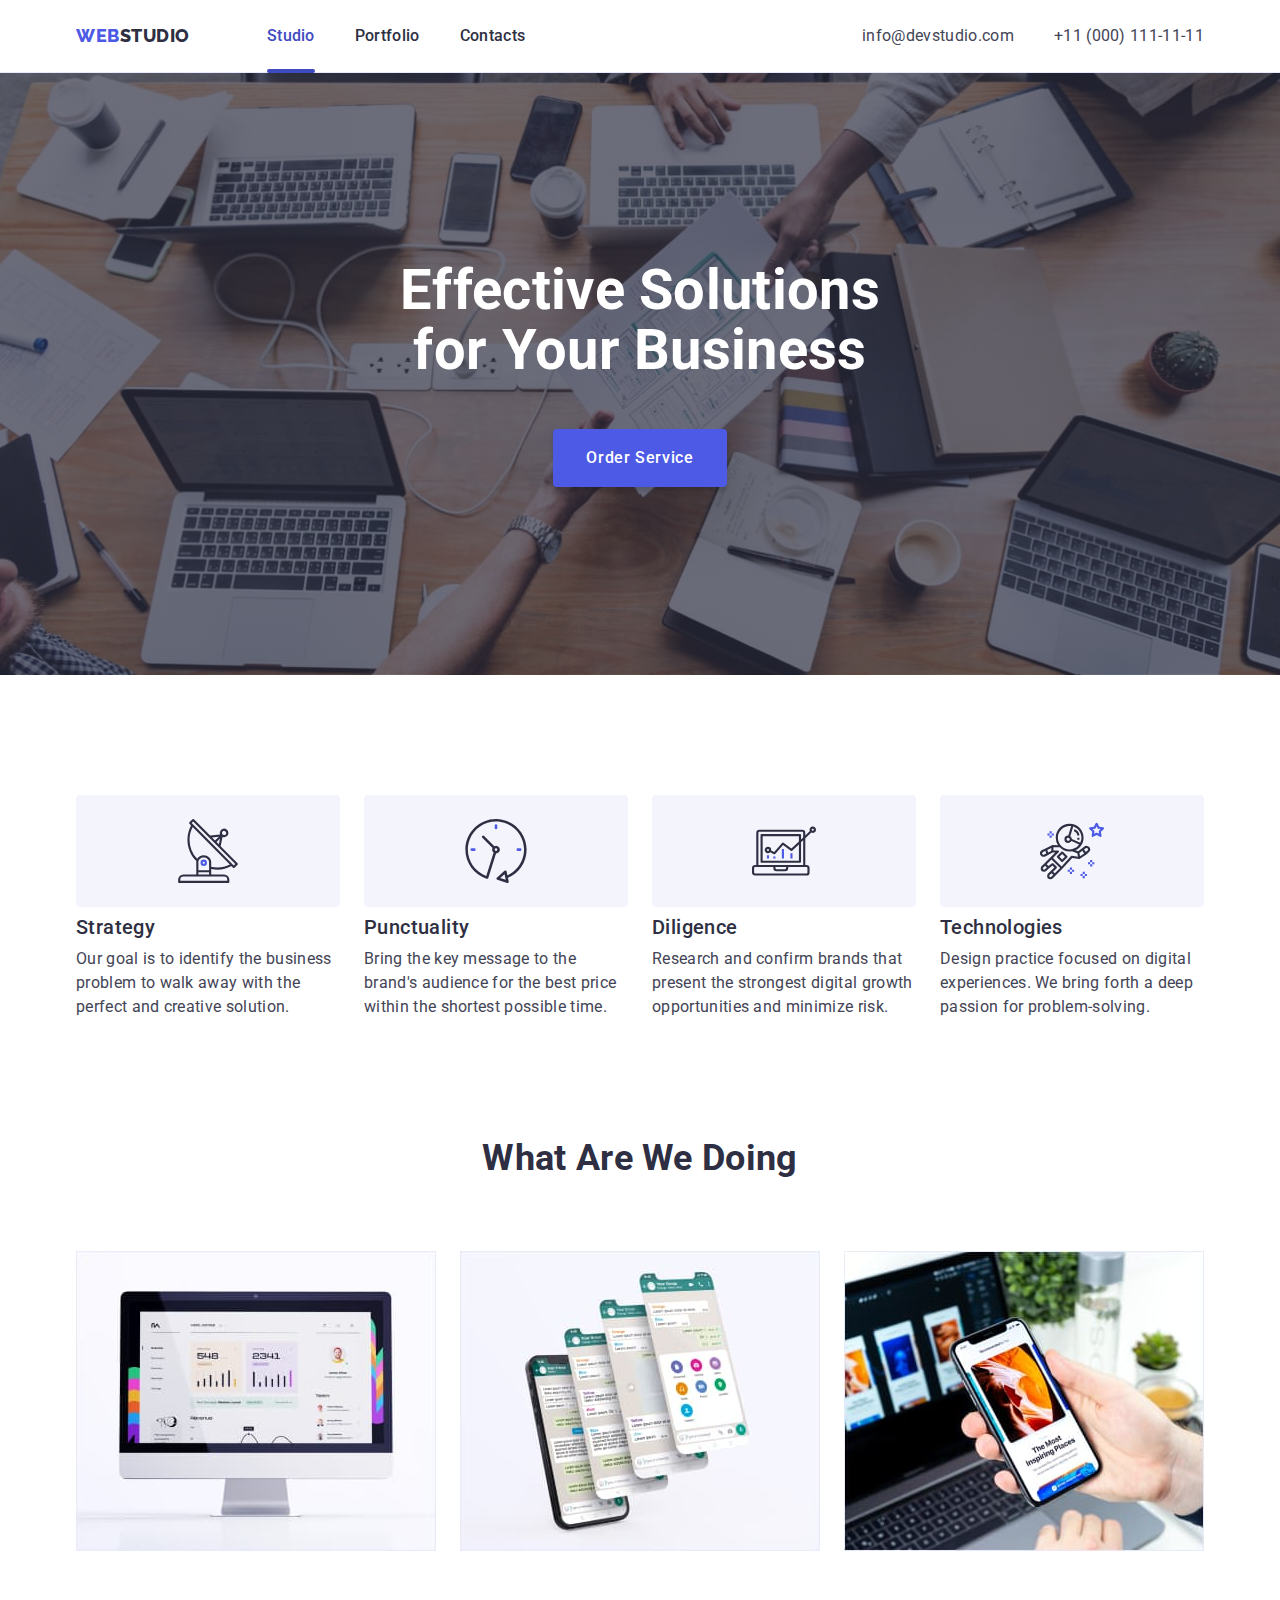
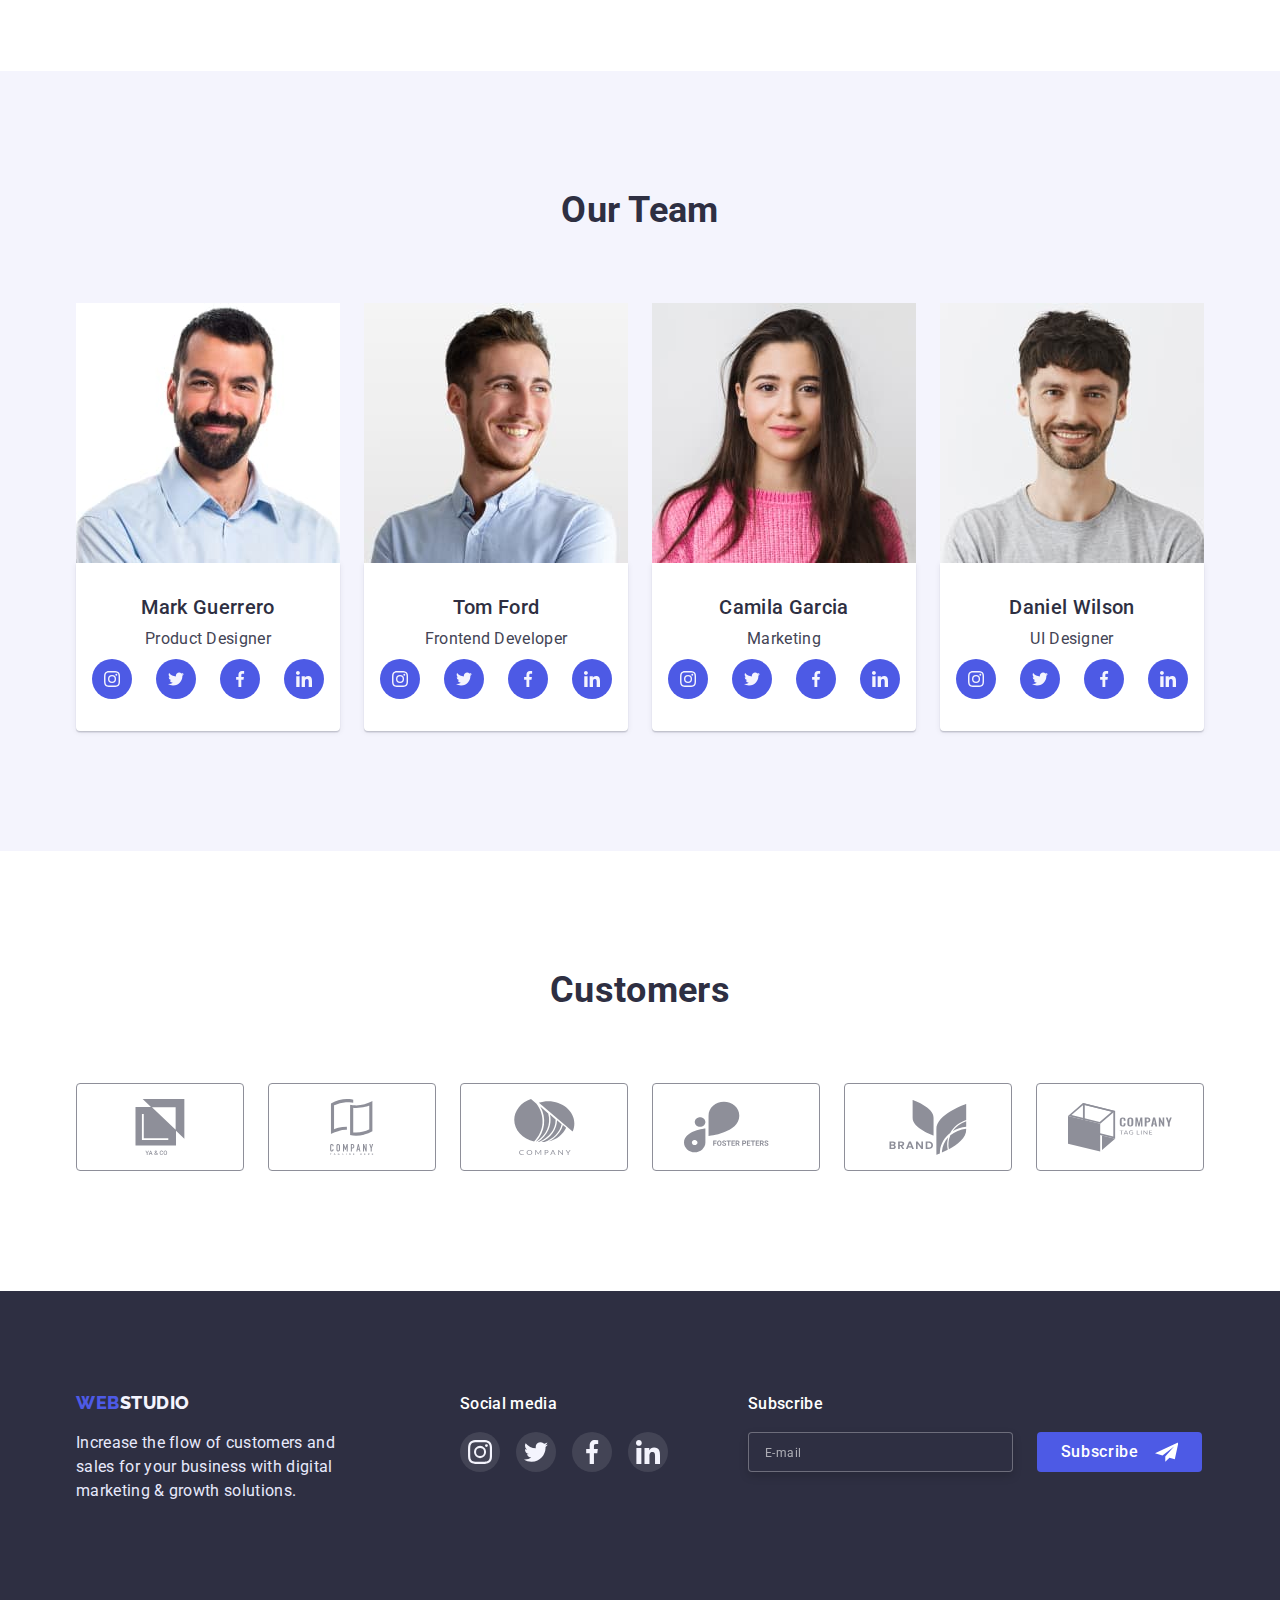
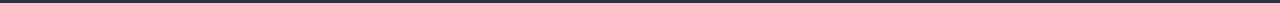
<file: index.html>
<!DOCTYPE html>
<html lang="en">
  <head>
    <meta charset="UTF-8" />
    <meta http-equiv="X-UA-Compatible" content="IE=edge" />
    <meta name="viewport" content="width=device-width, initial-scale=1.0" />
    <title>Студія</title>
    <!-- font family -->
    <link rel="preconnect" href="https://fonts.googleapis.com" />
    <link rel="preconnect" href="https://fonts.gstatic.com" crossorigin />
    <link
      href="https://fonts.googleapis.com/css2?family=Raleway:wght@800&family=Roboto:wght@400;500;700;900&display=swap"
      rel="stylesheet"
    />
    <!-- normalize -->
    <link
      rel="stylesheet"
      href="https://cdnjs.cloudflare.com/ajax/libs/modern-normalize/1.1.0/modern-normalize.min.css"
    />
    <!-- css styles -->
    <link rel="stylesheet" href="./css/main.css" />
  </head>
  <body>
    <!-- Page header -->
    <header class="header">
      <div class="container header-items">
        <nav class="header-nav">
          <a href="./index.html" class="link logo">
            <span class="logo-color">Web</span>Studio
          </a>
          <ul class="site-nav list">
            <li class="site-nav-item">
              <a href="./index.html" class="site-nav-link link active-underline"
                >Studio</a
              >
            </li>
            <li class="site-nav-item">
              <a href="./portfolio.html" class="site-nav-link link"
                >Portfolio</a
              >
            </li>
            <li class="site-nav-item">
              <a href="" class="site-nav-link link">Contacts</a>
            </li>
          </ul>
        </nav>
        <address class="address">
          <ul class="address-list list">
            <li class="address-item">
              <a href="mailto:info@devstudio.com" class="address-link link"
                >info@devstudio.com</a
              >
            </li>
            <li class="address-item">
              <a href="tel:+110001111111" class="address-link link"
                >+11 (000) 111-11-11</a
              >
            </li>
          </ul>
        </address>
        <button class="open-mobile-button-menu" type="button" data-menu-open>
          <svg
            class="open-mobile-button-menu-icon"
            aria-label="Переключатель мобильного меню"
            width="32"
            height="22"
          >
            <use href="./images/sprite.svg#icon-menu"></use>
          </svg>
        </button>
      </div>
    </header>
    <!-- Main content -->
    <main>
      <!-- Hero -->
      <section class="hero section">
        <div class="container">
          <h1 class="hero-title">Effective Solutions for Your Business</h1>
          <button type="button" class="button hero-btn" data-modal-open>
            Order Service
          </button>
        </div>
      </section>
      <!-- benefits content -->
      <section class="company-benefits section">
        <div class="container">
          <h2 class="visually-hidden">Solution examples</h2>
          <ul class="company-benefits-list list">
            <li class="company-benefits-item">
              <div class="benefits-icon-box">
                <svg class="benefits-icon" width="64" height="64">
                  <use href="./images/sprite.svg#icon-antenna"></use>
                </svg>
              </div>
              <h3 class="company-benefits-title sub-title">Strategy</h3>
              <p class="company-benefits-text">
                Our goal is to identify the business problem to walk away with
                the perfect and creative solution.
              </p>
            </li>
            <li class="company-benefits-item">
              <div class="benefits-icon-box">
                <svg class="benefits-icon" width="64" height="64">
                  <use href="./images/sprite.svg#icon-clock"></use>
                </svg>
              </div>
              <h3 class="company-benefits-title sub-title">Punctuality</h3>
              <p class="company-benefits-text">
                Bring the key message to the brand's audience for the best price
                within the shortest possible time.
              </p>
            </li>
            <li class="company-benefits-item">
              <div class="benefits-icon-box">
                <svg class="benefits-icon" width="64" height="64">
                  <use href="./images/sprite.svg#icon-diagram"></use>
                </svg>
              </div>
              <h3 class="company-benefits-title sub-title">Diligence</h3>
              <p class="company-benefits-text">
                Research and confirm brands that present the strongest digital
                growth opportunities and minimize risk.
              </p>
            </li>
            <li class="company-benefits-item">
              <div class="benefits-icon-box">
                <svg class="benefits-icon" width="64" height="64">
                  <use href="./images/sprite.svg#icon-astronaut"></use>
                </svg>
              </div>
              <h3 class="company-benefits-title sub-title">Technologies</h3>
              <p class="company-benefits-text">
                Design practice focused on digital experiences. We bring forth a
                deep passion for problem-solving.
              </p>
            </li>
          </ul>
        </div>
      </section>
      <!-- products content -->
      <section class="company-products section">
        <div class="container">
          <h2 class="section-title">What are we doing</h2>
          <ul class="company-products-list list">
            <li class="company-products-item">
              <img
                srcset="
                  ./images/about/about-1@2x.jpg 2x,
                  ./images/about/about-1@3x.jpg 3x
                "
                src="./images/about/about-1.jpg"
                alt="work examples"
                width="360"
                height="300"
              />
            </li>
            <li class="company-products-item">
              <img
                srcset="
                  ./images/about/about-2@2x.jpg 2x,
                  ./images/about/about-2@3x.jpg 3x
                "
                src="./images/about/about-2.jpg"
                alt="work examples"
                width="360"
                height="300"
              />
            </li>
            <li class="company-products-item">
              <img
                srcset="
                  ./images/about/about-3@2x.jpg 2x,
                  ./images/about/about-3@3x.jpg 3x
                "
                src="./images/about/about-3.jpg"
                alt="work examples"
                width="360"
                height="300"
              />
            </li>
          </ul>
        </div>
      </section>
      <!-- Owr team -->
      <section class="owr-team section">
        <div class="container">
          <h2 class="section-title">Our Team</h2>
          <ul class="owr-team-list list">
            <li class="owr-team-item">
              <img
                class="img"
                srcset="
                  ./images/owr-team/team-1@2x.jpg 2x,
                  ./images/owr-team/team-1@3x.jpg 3x
                "
                src="./images/owr-team/team-1.jpg"
                alt="Photo of Mark"
                width="264"
                height="260"
              />
              <div class="team-border">
                <h3 class="owr-team-title sub-title">Mark Guerrero</h3>
                <p class="owr-team-text">Product Designer</p>
                <ul class="team-social-media-list list">
                  <li class="team-social-media-item">
                    <a
                      href="https://www.instagram.com/"
                      class="team-social-media-link link"
                      target="_blank"
                      rel="noreferrer noopener"
                      ><svg
                        class="team-social-media-icon"
                        width="16"
                        height="16"
                      >
                        <use href="./images/sprite.svg#icon-instagram"></use>
                      </svg>
                    </a>
                  </li>
                  <li class="team-social-media-item">
                    <a
                      href="https://twitter.com/"
                      class="team-social-media-link link"
                      target="_blank"
                      rel="noreferrer noopener"
                      ><svg
                        class="team-social-media-icon"
                        width="16"
                        height="16"
                      >
                        <use href="./images/sprite.svg#icon-twitter"></use>
                      </svg>
                    </a>
                  </li>
                  <li class="team-social-media-item">
                    <a
                      href="https://www.facebook.com/"
                      class="team-social-media-link link"
                      target="_blank"
                      rel="noreferrer noopener"
                      ><svg
                        class="team-social-media-icon"
                        width="16"
                        height="16"
                      >
                        <use href="./images/sprite.svg#icon-facebook"></use>
                      </svg>
                    </a>
                  </li>
                  <li class="team-social-media-item">
                    <a
                      href="https://www.linkedin.com/"
                      class="team-social-media-link link"
                      target="_blank"
                      rel="noreferrer noopener"
                      ><svg
                        class="team-social-media-icon"
                        width="16"
                        height="16"
                      >
                        <use href="./images/sprite.svg#icon-linkedin"></use>
                      </svg>
                    </a>
                  </li>
                </ul>
              </div>
            </li>
            <li class="owr-team-item">
              <img
                class="img"
                srcset="
                  ./images/owr-team/team-2@2x.jpg 2x,
                  ./images/owr-team/team-2@3x.jpg 3x
                "
                src="./images/owr-team/team-2.jpg"
                alt="Photo of Tom"
                width="264"
                height="260"
              />
              <div class="team-border">
                <h3 class="owr-team-title sub-title">Tom Ford</h3>
                <p class="owr-team-text">Frontend Developer</p>
                <ul class="team-social-media-list list">
                  <li class="team-social-media-item">
                    <a
                      href="https://www.instagram.com/"
                      class="team-social-media-link link"
                      target="_blank"
                      rel="noreferrer noopener"
                      ><svg
                        class="team-social-media-icon"
                        width="16"
                        height="16"
                      >
                        <use href="./images/sprite.svg#icon-instagram"></use>
                      </svg>
                    </a>
                  </li>
                  <li class="team-social-media-item">
                    <a
                      href="https://twitter.com/"
                      class="team-social-media-link link"
                      target="_blank"
                      rel="noreferrer noopener"
                      ><svg
                        class="team-social-media-icon"
                        width="16"
                        height="16"
                      >
                        <use href="./images/sprite.svg#icon-twitter"></use>
                      </svg>
                    </a>
                  </li>
                  <li class="team-social-media-item">
                    <a
                      href="https://www.facebook.com/"
                      class="team-social-media-link link"
                      target="_blank"
                      rel="noreferrer noopener"
                      ><svg
                        class="team-social-media-icon"
                        width="16"
                        height="16"
                      >
                        <use href="./images/sprite.svg#icon-facebook"></use>
                      </svg>
                    </a>
                  </li>
                  <li class="team-social-media-item">
                    <a
                      href="https://www.linkedin.com/"
                      class="team-social-media-link link"
                      target="_blank"
                      rel="noreferrer noopener"
                      ><svg
                        class="team-social-media-icon"
                        width="16"
                        height="16"
                      >
                        <use href="./images/sprite.svg#icon-linkedin"></use>
                      </svg>
                    </a>
                  </li>
                </ul>
              </div>
            </li>
            <li class="owr-team-item">
              <img
                class="img"
                srcset="
                  ./images/owr-team/team-3@2x.jpg 2x,
                  ./images/owr-team/team-3@3x.jpg 3x
                "
                src="./images/owr-team/team-3.jpg"
                alt="Photo of Camila"
                width="264"
                height="260"
              />
              <div class="team-border">
                <h3 class="owr-team-title sub-title">Camila Garcia</h3>
                <p class="owr-team-text">Marketing</p>
                <ul class="team-social-media-list list">
                  <li class="team-social-media-item">
                    <a
                      href="https://www.instagram.com/"
                      class="team-social-media-link link"
                      target="_blank"
                      rel="noreferrer noopener"
                      ><svg
                        class="team-social-media-icon"
                        width="16"
                        height="16"
                      >
                        <use href="./images/sprite.svg#icon-instagram"></use>
                      </svg>
                    </a>
                  </li>
                  <li class="team-social-media-item">
                    <a
                      href="https://twitter.com/"
                      class="team-social-media-link link"
                      target="_blank"
                      rel="noreferrer noopener"
                      ><svg
                        class="team-social-media-icon"
                        width="16"
                        height="16"
                      >
                        <use href="./images/sprite.svg#icon-twitter"></use>
                      </svg>
                    </a>
                  </li>
                  <li class="team-social-media-item">
                    <a
                      href="https://www.facebook.com/"
                      class="team-social-media-link link"
                      target="_blank"
                      rel="noreferrer noopener"
                      ><svg
                        class="team-social-media-icon"
                        width="16"
                        height="16"
                      >
                        <use href="./images/sprite.svg#icon-facebook"></use>
                      </svg>
                    </a>
                  </li>
                  <li class="team-social-media-item">
                    <a
                      href="https://www.linkedin.com/"
                      class="team-social-media-link link"
                      target="_blank"
                      rel="noreferrer noopener"
                      ><svg
                        class="team-social-media-icon"
                        width="16"
                        height="16"
                      >
                        <use href="./images/sprite.svg#icon-linkedin"></use>
                      </svg>
                    </a>
                  </li>
                </ul>
              </div>
            </li>
            <li class="owr-team-item">
              <img
                class="img"
                srcset="
                  ./images/owr-team/team-4@2x.jpg 2x,
                  ./images/owr-team/team-4@3x.jpg 3x
                "
                src="./images/owr-team/team-4.jpg"
                alt="Photo of Daniel"
                width="264"
                height="260"
              />
              <div class="team-border">
                <h3 class="owr-team-title sub-title">Daniel Wilson</h3>
                <p class="owr-team-text">UI Designer</p>
                <ul class="team-social-media-list list">
                  <li class="team-social-media-item">
                    <a
                      href="https://www.instagram.com/"
                      class="team-social-media-link link"
                      target="_blank"
                      rel="noreferrer noopener"
                      ><svg
                        class="team-social-media-icon"
                        width="16"
                        height="16"
                      >
                        <use href="./images/sprite.svg#icon-instagram"></use>
                      </svg>
                    </a>
                  </li>
                  <li class="team-social-media-item">
                    <a
                      href="https://twitter.com/"
                      class="team-social-media-link link"
                      target="_blank"
                      rel="noreferrer noopener"
                      ><svg
                        class="team-social-media-icon"
                        width="16"
                        height="16"
                      >
                        <use href="./images/sprite.svg#icon-twitter"></use>
                      </svg>
                    </a>
                  </li>
                  <li class="team-social-media-item">
                    <a
                      href="https://www.facebook.com/"
                      class="team-social-media-link link"
                      target="_blank"
                      rel="noreferrer noopener"
                      ><svg
                        class="team-social-media-icon"
                        width="16"
                        height="16"
                      >
                        <use href="./images/sprite.svg#icon-facebook"></use>
                      </svg>
                    </a>
                  </li>
                  <li class="team-social-media-item">
                    <a
                      href="https://www.linkedin.com/"
                      class="team-social-media-link link"
                      target="_blank"
                      rel="noreferrer noopener"
                      ><svg
                        class="team-social-media-icon"
                        width="16"
                        height="16"
                      >
                        <use href="./images/sprite.svg#icon-linkedin"></use>
                      </svg>
                    </a>
                  </li>
                </ul>
              </div>
            </li>
          </ul>
        </div>
      </section>
      <!-- Customers -->
      <section class="customers section">
        <div class="container customers-container">
          <h2 class="section-title">Customers</h2>
          <ul class="customers-list list">
            <li class="customers-item">
              <a href="" class="customers-link link">
                <svg class="customers-icon" width="104" height="56">
                  <use href="./images/sprite.svg#icon-group-1"></use>
                </svg>
              </a>
            </li>
            <li class="customers-item">
              <a href="" class="customers-link link">
                <svg class="customers-icon" width="104" height="56">
                  <use href="./images/sprite.svg#icon-group-2"></use>
                </svg>
              </a>
            </li>
            <li class="customers-item">
              <a href="" class="customers-link link">
                <svg class="customers-icon" width="104" height="56">
                  <use href="./images/sprite.svg#icon-group-3"></use>
                </svg>
              </a>
            </li>
            <li class="customers-item">
              <a href="" class="customers-link link">
                <svg class="customers-icon" width="104" height="56">
                  <use href="./images/sprite.svg#icon-group-4"></use>
                </svg>
              </a>
            </li>
            <li class="customers-item">
              <a href="" class="customers-link link">
                <svg class="customers-icon" width="104" height="56">
                  <use href="./images/sprite.svg#icon-group-5"></use>
                </svg>
              </a>
            </li>
            <li class="customers-item">
              <a href="" class="customers-link link">
                <svg class="customers-icon" width="104" height="56">
                  <use href="./images/sprite.svg#icon-group-6"></use>
                </svg>
              </a>
            </li>
          </ul>
        </div>
      </section>
    </main>
    <!-- Page footer -->
    <footer class="footer">
      <div class="container footer-content">
        <div class="footer-logo-box">
          <a href="./index.html" class="logo link">
            <span class="logo-color">Web</span>Studio
          </a>
          <p class="footer-text">
            Increase the flow of customers and sales for your business with
            digital marketing & growth solutions.
          </p>
        </div>
        <div class="footer-social-media-box">
          <p class="footer-social-media-text">Social media</p>
          <ul class="footer-social-media-list list">
            <li class="footer-social-media-item">
              <a
                href="https://www.instagram.com/"
                class="footer-social-media-link link"
                target="_blank"
                rel="noreferrer noopener"
              >
                <svg class="footer-social-media-icon" width="24" height="24">
                  <use href="./images/sprite.svg#icon-instagram"></use>
                </svg>
              </a>
            </li>
            <li class="footer-social-media-item">
              <a
                href="https://twitter.com/"
                class="footer-social-media-link link"
                target="_blank"
                rel="noreferrer noopener"
              >
                <svg class="footer-social-media-icon" width="24" height="24">
                  <use href="./images/sprite.svg#icon-twitter"></use>
                </svg>
              </a>
            </li>
            <li class="footer-social-media-item">
              <a
                href="https://www.facebook.com/"
                class="footer-social-media-link link"
                target="_blank"
                rel="noreferrer noopener"
              >
                <svg class="footer-social-media-icon" width="24" height="24">
                  <use href="./images/sprite.svg#icon-facebook"></use>
                </svg>
              </a>
            </li>
            <li class="footer-social-media-item">
              <a
                href="https://www.linkedin.com/"
                class="footer-social-media-link link"
                target="_blank"
                rel="noreferrer noopener"
              >
                <svg class="footer-social-media-icon" width="24" height="24">
                  <use href="./images/sprite.svg#icon-linkedin"></use>
                </svg>
              </a>
            </li>
          </ul>
        </div>
        <!-- footer-form -->
        <div class="footer-form">
          <p class="footer-form-text">Subscribe</p>
          <form class="foter-subscribe-form">
            <label for="email"></label>
            <input
              type="email"
              name="email"
              id="email"
              placeholder="E-mail"
              required
            />
            <button type="submit" class="button foter-subscribe-btn">
              Subscribe
              <svg class="foter-subscribe-icon" width="24" height="24">
                <use href="./images/sprite.svg#icon-telegram"></use>
              </svg>
            </button>
          </form>
        </div>
      </div>
    </footer>
    <!-- Backdrop + Modal -->
    <div class="backdrop is-hidden" data-modal>
      <div class="modal">
        <button class="modal-close-btn" type="button" data-modal-close>
          <svg class="icon-close-modal" width="8" height="8">
            <use href="./images/sprite.svg#icon-close"></use>
          </svg>
        </button>
        <p class="modal-title-text">
          Leave your contacts and we will call you back
        </p>
        <form class="modal-form">
          <label for="name" class="modal-input-label">Name</label>
          <div class="modal-input-wrap">
            <input
              type="text"
              name="user_name"
              id="name"
              class="modal-input"
              required
            />
            <svg class="modal-input-icon" width="12" height="12">
              <use href="./images/sprite.svg#icon-name"></use>
            </svg>
          </div>
          <label for="phone" class="modal-input-label">Phone</label>
          <div class="modal-input-wrap">
            <input
              type="tel"
              name="user_phone"
              id="phone"
              class="modal-input"
              required
            />
            <svg class="modal-input-icon" width="12" height="12">
              <use href="./images/sprite.svg#icon-phone"></use>
            </svg>
          </div>
          <label for="user_email" class="modal-input-label">Email</label>
          <div class="modal-input-wrap">
            <input
              type="email"
              name="user_email"
              id="user_email"
              class="modal-input"
              required
            />
            <svg class="modal-input-icon" width="12" height="12">
              <use href="./images/sprite.svg#icon-email"></use>
            </svg>
          </div>
          <label for="text-area" class="modal-input-label">Comment</label>
          <textarea
            name="user_comments"
            id="text-area"
            placeholder="Text input"
            class="modal-text-area"
          ></textarea>
          <div class="modal-checkbox-wrap">
            <input
              type="checkbox"
              name="user_consent"
              id="checkbox"
              class="modal-checkbox visually-hidden"
              required
            />
            <label for="checkbox" class="modal-checkbox-label">
              <span class="modal-checkbox-icon-wrap">
                <svg class="modal-checkbox-icon" width="10" height="8">
                  <use href="./images/sprite.svg#icon-checkbox-policy"></use>
                </svg>
              </span>
              <span class="privacy-policy-text"
                >I accept the terms and conditions of the
                <a href="" class="privacy-policy-link">Privacy Policy</a></span
              >
            </label>
          </div>
          <button type="submit" class="modal-submit-btn button">Send</button>
        </form>
      </div>
    </div>
    <!-- Mobile Menu -->
    <div class="backdrop-mobile-menu" data-menu>
      <div class="mobile-menu">
        <button class="close-mobile-button-menu" type="button" data-menu-close>
          <svg
            class="close-mobile-button-menu-icon"
            width="8"
            height="8"
            aria-label="Выключатель мобильного меню"
          >
            <use href="./images/sprite.svg#icon-close"></use>
          </svg>
        </button>
        <nav class="nav-mobile">
          <ul class="nav-mobile-menu list">
            <li class="nav-mobile-item">
              <a href="./index.html" class="nav-mobile-link link current-mobile"
                >Studio</a
              >
            </li>
            <li class="nav-mobile-item">
              <a href="./portfolio.html" class="nav-mobile-link link"
                >Portfolio</a
              >
            </li>
            <li class="nav-mobile-item">
              <a href="" class="nav-mobile-link link">Contacts</a>
            </li>
          </ul>
        </nav>
        <address class="address-mobile">
          <ul class="address-mobile-list list">
            <li class="address-mobile-item">
              <a href="tel:+110001111111" class="address-mobile-menu-tel link"
                >+11 (000) 111-11-11</a
              >
            </li>
            <li class="address-mobile-item">
              <a
                href="mailto:info@devstudio.com"
                class="address-mobile-menu-email link"
                >info@devstudio.com</a
              >
            </li>
          </ul>
        </address>
        <ul class="mobile-menu-social-media-list list">
          <li class="mobile-menu-social-media-item">
            <a
              href="https://www.instagram.com/"
              class="mobile-menu-social-media-link link"
              target="_blank"
              rel="noreferrer noopener"
              ><svg
                class="mobile-menu-social-media-icon"
                width="24"
                height="24"
              >
                <use href="./images/sprite.svg#icon-instagram"></use>
              </svg>
            </a>
          </li>
          <li class="mobile-menu-social-media-item">
            <a
              href="https://twitter.com/"
              class="mobile-menu-social-media-link link"
              target="_blank"
              rel="noreferrer noopener"
              ><svg
                class="mobile-menu-social-media-icon"
                width="24"
                height="24"
              >
                <use href="./images/sprite.svg#icon-twitter"></use>
              </svg>
            </a>
          </li>
          <li class="mobile-menu-social-media-item">
            <a
              href="https://www.facebook.com/"
              class="mobile-menu-social-media-link link"
              target="_blank"
              rel="noreferrer noopener"
              ><svg
                class="mobile-menu-social-media-icon"
                width="24"
                height="24"
              >
                <use href="./images/sprite.svg#icon-facebook"></use>
              </svg>
            </a>
          </li>
          <li class="mobile-menu-social-media-item">
            <a
              href="https://www.linkedin.com/"
              class="mobile-menu-social-media-link link"
              target="_blank"
              rel="noreferrer noopener"
              ><svg
                class="mobile-menu-social-media-icon"
                width="24"
                height="24"
              >
                <use href="./images/sprite.svg#icon-linkedin"></use>
              </svg>
            </a>
          </li>
        </ul>
      </div>
    </div>
    <script src="./js/modal.js"></script>
    <script src="./js/mobile-menu.js"></script>
  </body>
</html>
</file>
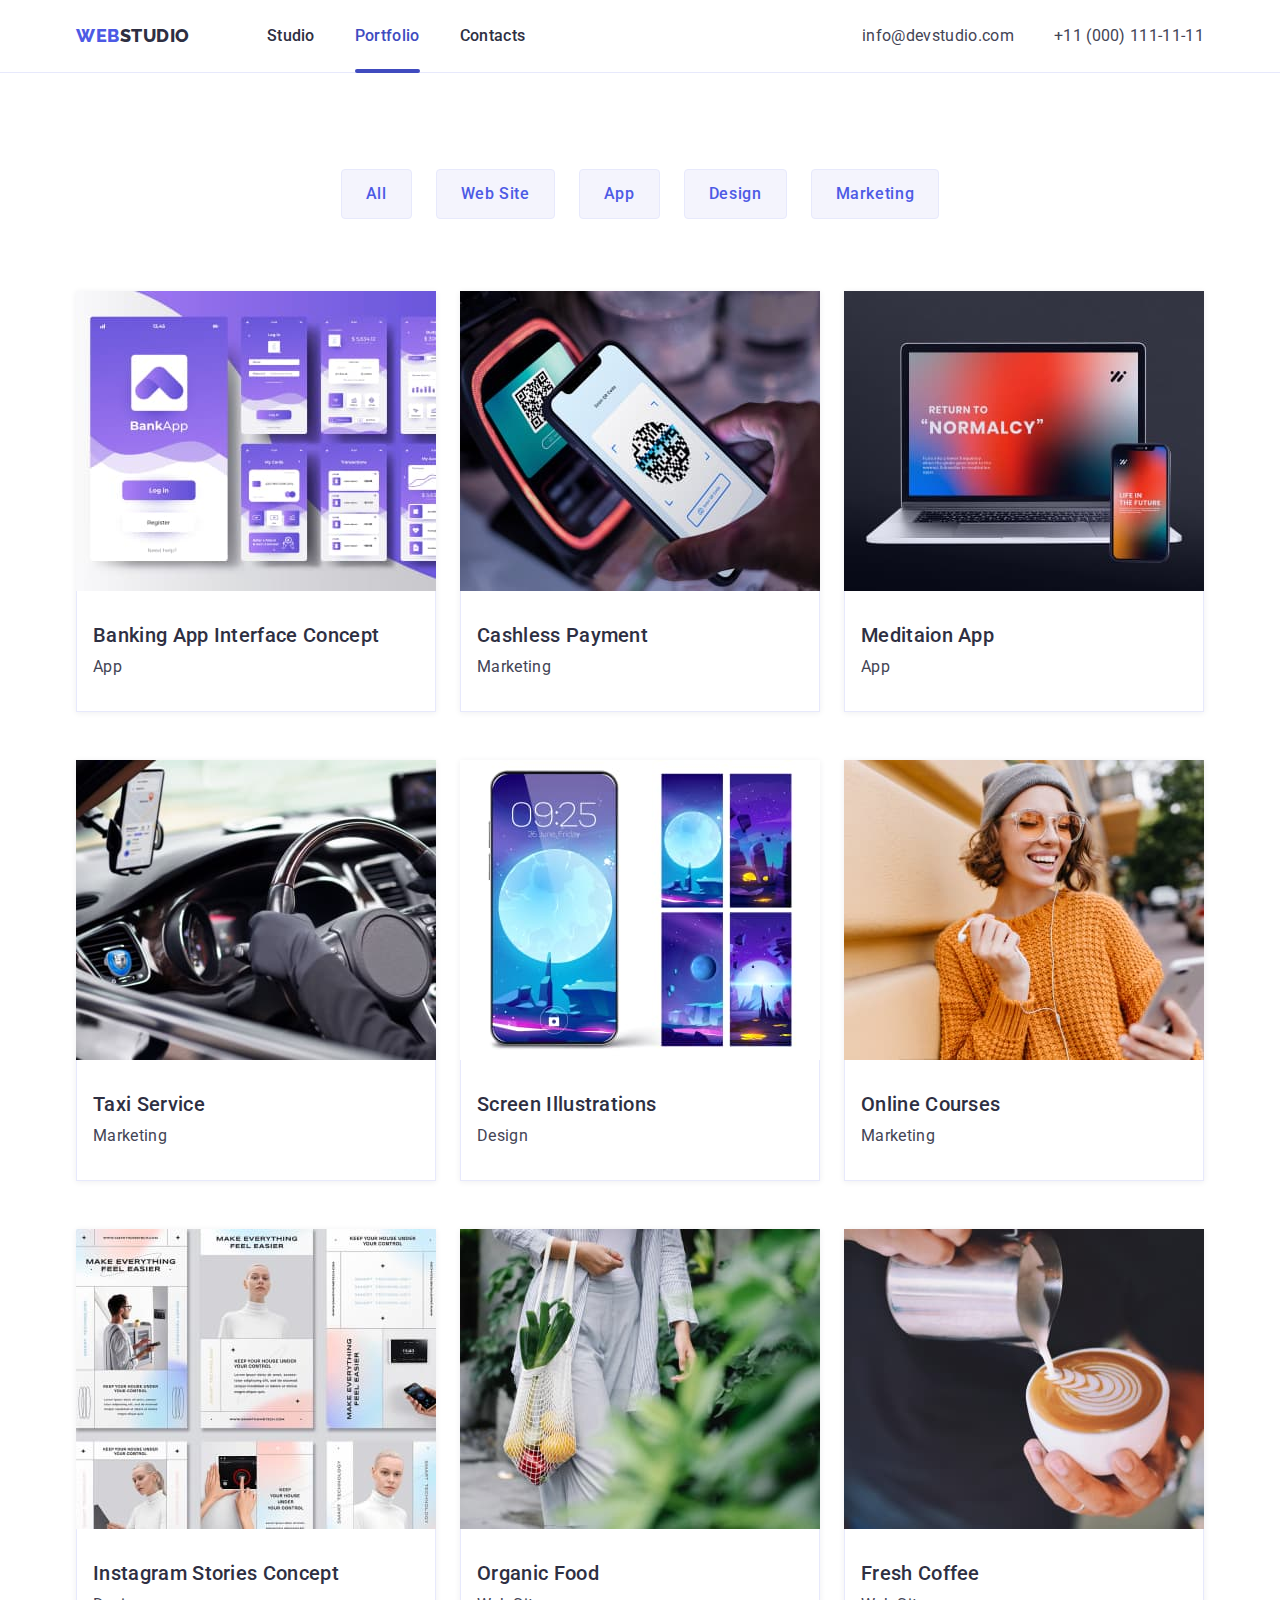
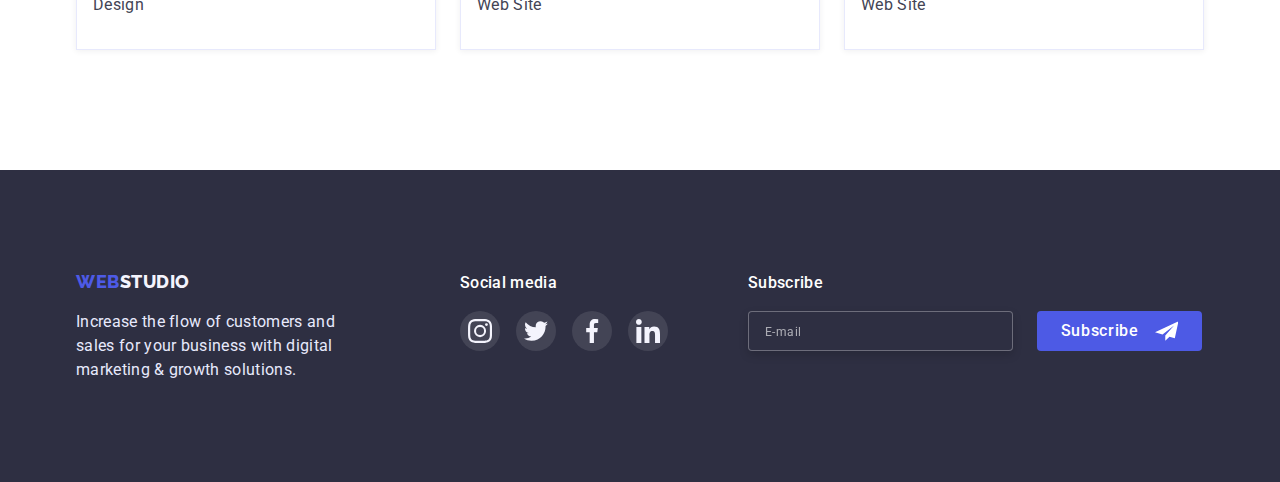
<file: portfolio.html>
<!DOCTYPE html>
<html lang="en">
  <head>
    <meta charset="UTF-8" />
    <meta http-equiv="X-UA-Compatible" content="IE=edge" />
    <meta name="viewport" content="width=device-width, initial-scale=1.0" />
    <title>Студія</title>
    <!-- font family -->
    <link rel="preconnect" href="https://fonts.googleapis.com" />
    <link rel="preconnect" href="https://fonts.gstatic.com" crossorigin />
    <link
      href="https://fonts.googleapis.com/css2?family=Raleway:wght@800&family=Roboto:wght@400;500;700;900&display=swap"
      rel="stylesheet"
    />
    <!-- normalize -->
    <link
      rel="stylesheet"
      href="https://cdnjs.cloudflare.com/ajax/libs/modern-normalize/1.1.0/modern-normalize.min.css"
    />
    <!-- css styles -->
    <link rel="stylesheet" href="./css/main.css" />
  </head>
  <body>
    <!-- Page header -->
    <header class="header">
      <div class="container header-items">
        <nav class="header-nav">
          <a href="./index.html" class="link logo">
            <span class="logo-color">Web</span>Studio
          </a>
          <ul class="site-nav list">
            <li class="site-nav-item">
              <a href="./index.html" class="site-nav-link link">Studio</a>
            </li>
            <li class="site-nav-item">
              <a
                href="./portfolio.html"
                class="site-nav-link link active-underline"
                >Portfolio</a
              >
            </li>
            <li class="site-nav-item">
              <a href="" class="site-nav-link link">Contacts</a>
            </li>
          </ul>
        </nav>
        <address class="address">
          <ul class="address-list list">
            <li class="address-item">
              <a href="mailto:info@devstudio.com" class="address-link link"
                >info@devstudio.com</a
              >
            </li>
            <li class="address-item">
              <a href="tel:+110001111111" class="address-link link"
                >+11 (000) 111-11-11</a
              >
            </li>
          </ul>
        </address>
        <button class="open-mobile-button-menu" type="button" data-menu-open>
          <svg
            class="open-mobile-button-menu-icon"
            aria-label="Переключатель мобильного меню"
            width="32"
            height="22"
          >
            <use href="./images/sprite.svg#icon-menu"></use>
          </svg>
        </button>
      </div>
    </header>
    <!-- Main content -->
    <main>
      <section class="portfolio section">
        <div class="container">
          <h1 class="visually-hidden">Контент страницы Portfolio</h1>
          <ul class="filter-list list">
            <li class="filter-list-item">
              <button type="button" class="button filter-btn">All</button>
            </li>
            <li class="filter-list-item">
              <button type="button" class="button filter-btn">Web Site</button>
            </li>
            <li class="filter-list-item">
              <button type="button" class="button filter-btn">App</button>
            </li>
            <li class="filter-list-item">
              <button type="button" class="button filter-btn">Design</button>
            </li>
            <li class="filter-list-item">
              <button type="button" class="button filter-btn">Marketing</button>
            </li>
          </ul>
          <ul class="portfolio-list list">
            <li class="portfolio-item">
              <a href="" class="portfolio-link link">
                <div class="portfolio-top-wrap">
                  <img
                    class="img"
                    src="./images/card-1.jpg"
                    alt="Work examples"
                    width="360"
                    height="300"
                  />
                  <p class="portfolio-top-text">
                    14 Stylish and User-Friendly App Design Concepts · Task
                    Manager App · Calorie Tracker App · Exotic Fruit E
                  </p>
                </div>
                <div class="portfolio-border">
                  <h2 class="portfolio-title sub-title">
                    Banking App Interface Concept
                  </h2>
                  <p class="portfolio-text">App</p>
                </div>
              </a>
            </li>
            <li class="portfolio-item">
              <a href="" class="portfolio-link link">
                <div class="portfolio-top-wrap">
                  <img
                    class="img"
                    src="./images/card-2.jpg"
                    alt="Work examples"
                    width="360"
                    height="300"
                  />
                  <p class="portfolio-top-text">
                    14 Stylish and User-Friendly App Design Concepts · Task
                    Manager App · Calorie Tracker App · Exotic Fruit E
                  </p>
                </div>
                <div class="portfolio-border">
                  <h2 class="portfolio-title sub-title">Cashless Payment</h2>
                  <p class="portfolio-text">Marketing</p>
                </div>
              </a>
            </li>
            <li class="portfolio-item">
              <a href="" class="portfolio-link link">
                <div class="portfolio-top-wrap">
                  <img
                    class="img"
                    src="./images/card-3.jpg"
                    alt="Work examples"
                    width="360"
                    height="300"
                  />
                  <p class="portfolio-top-text">
                    14 Stylish and User-Friendly App Design Concepts · Task
                    Manager App · Calorie Tracker App · Exotic Fruit E
                  </p>
                </div>
                <div class="portfolio-border">
                  <h2 class="portfolio-title sub-title">Meditaion App</h2>
                  <p class="portfolio-text">App</p>
                </div>
              </a>
            </li>
            <li class="portfolio-item">
              <a href="" class="portfolio-link link">
                <div class="portfolio-top-wrap">
                  <img
                    class="img"
                    src="./images/card-4.jpg"
                    alt="Work examples"
                    width="360"
                    height="300"
                  />
                  <p class="portfolio-top-text">
                    14 Stylish and User-Friendly App Design Concepts · Task
                    Manager App · Calorie Tracker App · Exotic Fruit E
                  </p>
                </div>
                <div class="portfolio-border">
                  <h2 class="portfolio-title sub-title">Taxi Service</h2>
                  <p class="portfolio-text">Marketing</p>
                </div>
              </a>
            </li>
            <li class="portfolio-item">
              <a href="" class="portfolio-link link">
                <div class="portfolio-top-wrap">
                  <img
                    class="img"
                    src="./images/card-5.jpg"
                    alt="Work examples"
                    width="360"
                    height="300"
                  />
                  <p class="portfolio-top-text">
                    14 Stylish and User-Friendly App Design Concepts · Task
                    Manager App · Calorie Tracker App · Exotic Fruit E
                  </p>
                </div>
                <div class="portfolio-border">
                  <h2 class="portfolio-title sub-title">
                    Screen Illustrations
                  </h2>
                  <p class="portfolio-text">Design</p>
                </div>
              </a>
            </li>
            <li class="portfolio-item">
              <a href="" class="portfolio-link link">
                <div class="portfolio-top-wrap">
                  <img
                    class="img"
                    src="./images/card-6.jpg"
                    alt="Work examples"
                    width="360"
                    height="300"
                  />
                  <p class="portfolio-top-text">
                    14 Stylish and User-Friendly App Design Concepts · Task
                    Manager App · Calorie Tracker App · Exotic Fruit E
                  </p>
                </div>
                <div class="portfolio-border">
                  <h2 class="portfolio-title sub-title">Online Courses</h2>
                  <p class="portfolio-text">Marketing</p>
                </div>
              </a>
            </li>
            <li class="portfolio-item">
              <a href="" class="portfolio-link link">
                <div class="portfolio-top-wrap">
                  <img
                    class="img"
                    src="./images/card-7.jpg"
                    alt="Work examples"
                    width="360"
                    height="300"
                  />
                  <p class="portfolio-top-text">
                    14 Stylish and User-Friendly App Design Concepts · Task
                    Manager App · Calorie Tracker App · Exotic Fruit E
                  </p>
                </div>
                <div class="portfolio-border">
                  <h2 class="portfolio-title sub-title">
                    Instagram Stories Concept
                  </h2>
                  <p class="portfolio-text">Design</p>
                </div>
              </a>
            </li>
            <li class="portfolio-item">
              <a href="" class="portfolio-link link">
                <div class="portfolio-top-wrap">
                  <img
                    class="img"
                    src="./images/card-8.jpg"
                    alt="Work examples"
                    width="360"
                    height="300"
                  />
                  <p class="portfolio-top-text">
                    14 Stylish and User-Friendly App Design Concepts · Task
                    Manager App · Calorie Tracker App · Exotic Fruit E
                  </p>
                </div>
                <div class="portfolio-border">
                  <h2 class="portfolio-title sub-title">Organic Food</h2>
                  <p class="portfolio-text">Web Site</p>
                </div>
              </a>
            </li>
            <li class="portfolio-item">
              <a href="" class="portfolio-link link">
                <div class="portfolio-top-wrap">
                  <img
                    class="img"
                    src="./images/card-9.jpg"
                    alt="Work examples"
                    width="360"
                    height="300"
                  />
                  <p class="portfolio-top-text">
                    14 Stylish and User-Friendly App Design Concepts · Task
                    Manager App · Calorie Tracker App · Exotic Fruit E
                  </p>
                </div>
                <div class="portfolio-border">
                  <h2 class="portfolio-title sub-title">Fresh Coffee</h2>
                  <p class="portfolio-text">Web Site</p>
                </div>
              </a>
            </li>
          </ul>
        </div>
      </section>
    </main>
    <!-- Page footer -->
    <footer class="footer">
      <div class="container footer-content">
        <div class="footer-logo-box">
          <a href="./index.html" class="logo link">
            <span class="logo-color">Web</span>Studio
          </a>
          <p class="footer-text">
            Increase the flow of customers and sales for your business with
            digital marketing & growth solutions.
          </p>
        </div>
        <div class="footer-social-media-box">
          <p class="footer-social-media-text">Social media</p>
          <ul class="footer-social-media-list list">
            <li class="footer-social-media-item">
              <a
                href="https://www.instagram.com/"
                class="footer-social-media-link link"
                target="_blank"
                rel="noreferrer noopener"
              >
                <svg class="footer-social-media-icon" width="24" height="24">
                  <use href="./images/sprite.svg#icon-instagram"></use>
                </svg>
              </a>
            </li>
            <li class="footer-social-media-item">
              <a
                href="https://twitter.com/"
                class="footer-social-media-link link"
                target="_blank"
                rel="noreferrer noopener"
              >
                <svg class="footer-social-media-icon" width="24" height="24">
                  <use href="./images/sprite.svg#icon-twitter"></use>
                </svg>
              </a>
            </li>
            <li class="footer-social-media-item">
              <a
                href="https://www.facebook.com/"
                class="footer-social-media-link link"
                target="_blank"
                rel="noreferrer noopener"
              >
                <svg class="footer-social-media-icon" width="24" height="24">
                  <use href="./images/sprite.svg#icon-facebook"></use>
                </svg>
              </a>
            </li>
            <li class="footer-social-media-item">
              <a
                href="https://www.linkedin.com/"
                class="footer-social-media-link link"
                target="_blank"
                rel="noreferrer noopener"
              >
                <svg class="footer-social-media-icon" width="24" height="24">
                  <use href="./images/sprite.svg#icon-linkedin"></use>
                </svg>
              </a>
            </li>
          </ul>
        </div>
        <!-- footer-form -->
        <div class="footer-form">
          <p class="footer-form-text">Subscribe</p>
          <form class="foter-subscribe-form">
            <label for="email"></label>
            <input
              type="email"
              name="email"
              id="email"
              placeholder="E-mail"
              required
            />
            <button type="submit" class="button foter-subscribe-btn">
              Subscribe
              <svg class="foter-subscribe-icon" width="24" height="24">
                <use href="./images/sprite.svg#icon-telegram"></use>
              </svg>
            </button>
          </form>
        </div>
      </div>
    </footer>
    <!-- Mobile Menu -->
    <div class="backdrop-mobile-menu" data-menu>
      <div class="mobile-menu">
        <button class="close-mobile-button-menu" type="button" data-menu-close>
          <svg
            class="close-mobile-button-menu-icon"
            width="8"
            height="8"
            aria-label="Выключатель мобильного меню"
          >
            <use href="./images/sprite.svg#icon-close"></use>
          </svg>
        </button>
        <nav class="nav-mobile">
          <ul class="nav-mobile-menu list">
            <li class="nav-mobile-item">
              <a href="./index.html" class="nav-mobile-link link">Studio</a>
            </li>
            <li class="nav-mobile-item">
              <a
                href="./portfolio.html"
                class="nav-mobile-link link current-mobile"
                >Portfolio</a
              >
            </li>
            <li class="nav-mobile-item">
              <a href="" class="nav-mobile-link link">Contacts</a>
            </li>
          </ul>
        </nav>
        <address class="address-mobile">
          <ul class="address-mobile-list list">
            <li class="address-mobile-item">
              <a href="tel:+110001111111" class="address-mobile-menu-tel link"
                >+11 (000) 111-11-11</a
              >
            </li>
            <li class="address-mobile-item">
              <a
                href="mailto:info@devstudio.com"
                class="address-mobile-menu-email link"
                >info@devstudio.com</a
              >
            </li>
          </ul>
        </address>
        <ul class="mobile-menu-social-media-list list">
          <li class="mobile-menu-social-media-item">
            <a
              href="https://www.instagram.com/"
              class="mobile-menu-social-media-link link"
              target="_blank"
              rel="noreferrer noopener"
              ><svg
                class="mobile-menu-social-media-icon"
                width="24"
                height="24"
              >
                <use href="./images/sprite.svg#icon-instagram"></use>
              </svg>
            </a>
          </li>
          <li class="mobile-menu-social-media-item">
            <a
              href="https://twitter.com/"
              class="mobile-menu-social-media-link link"
              target="_blank"
              rel="noreferrer noopener"
              ><svg
                class="mobile-menu-social-media-icon"
                width="24"
                height="24"
              >
                <use href="./images/sprite.svg#icon-twitter"></use>
              </svg>
            </a>
          </li>
          <li class="mobile-menu-social-media-item">
            <a
              href="https://www.facebook.com/"
              class="mobile-menu-social-media-link link"
              target="_blank"
              rel="noreferrer noopener"
              ><svg
                class="mobile-menu-social-media-icon"
                width="24"
                height="24"
              >
                <use href="./images/sprite.svg#icon-facebook"></use>
              </svg>
            </a>
          </li>
          <li class="mobile-menu-social-media-item">
            <a
              href="https://www.linkedin.com/"
              class="mobile-menu-social-media-link link"
              target="_blank"
              rel="noreferrer noopener"
              ><svg
                class="mobile-menu-social-media-icon"
                width="24"
                height="24"
              >
                <use href="./images/sprite.svg#icon-linkedin"></use>
              </svg>
            </a>
          </li>
        </ul>
      </div>
    </div>
    <script src="./js/mobile-menu.js"></script>
  </body>
</html>
</file>
<file: css/main.css>
/* Basic settings */

html {
  box-sizing: border-box;
}

*,
*::before,
*::after {
  box-sizing: inherit;
}

:root {
  --primary-text-color: #434455;
  --title-text-color: #2e2f42;
  --accent-color: #4d5ae5;
  --color-white: #ffffff;
  --color-for-interactive-elements: #404bbf;
  --secondary-background-color: #f4f4fd;
  --cornflower-color: #e7e9fc;
  --subtle-text: #8e8f99;
  --success: #31d0aa;
  --cubic: cubic-bezier(0.4, 0, 0.2, 1);
}

/* Reset */

.list {
  list-style: none;
}

.link {
  text-decoration: none;
  color: inherit;
}

h1,
h2,
h3,
h4,
h5,
h6,
p {
  margin-top: 0;
  margin-bottom: 0;
}

ul,
ol {
  margin-top: 0;
  margin-bottom: 0;
  padding-left: 0;
}

img {
  display: block;
  max-width: 100%;
  height: auto;
}

address {
  font-style: normal;
}

/* Components */

body {
  color: var(--primary-text-color);
  background-color: var(--color-white);
  font-family: Roboto, sans-serif;
  font-size: 16px;
  line-height: 1.5;
  letter-spacing: 0.02em;
}

.visually-hidden {
  position: absolute;
  width: 1px;
  height: 1px;
  margin: -1px;
  border: 0;
  padding: 0;
  white-space: nowrap;
  clip-path: inset(100%);
  clip: rect(0 0 0 0);
  overflow: hidden;
}

.container {
  min-width: 320px;
  padding-left: 16px;
  padding-right: 16px;
}

@media screen and (min-width: 428px) {
  .container {
    width: 428px;
    margin-left: auto;
    margin-right: auto;
  }
}

@media screen and (min-width: 768px) {
  .container {
    width: 768px;
  }
}

@media screen and (min-width: 1200px) {
  .container {
    width: 1158px;
    padding-left: 15px;
    padding-right: 15px;
  }
}

/* Section general settings */

.section {
  padding-top: 96px;
  padding-bottom: 96px;
}

@media screen and (min-width: 1200px) {
  .section {
    padding-top: 120px;
    padding-bottom: 120px;
  }
}

.sub-title {
  color: var(--title-text-color);
  font-weight: 500;
  font-size: 20px;
  line-height: 1.2;
}

.section-title {
  color: var(--title-text-color);
  font-size: 36px;
  line-height: 1.11;
  text-align: center;
  text-transform: capitalize;
}

/* header */

.header {
  border-bottom: 1px solid var(--cornflower-color);
  min-width: 320px;
}

.site-nav,
.address {
  display: none;
}

@media screen and (min-width: 768px) {
  .site-nav {
    display: flex;
    gap: 40px;
  }
  .address {
    display: block;
  }
}

/* logo */

.logo {
  display: block;
  color: var(--title-text-color);
  font-family: Raleway, cursive;
  font-weight: 800;
  font-size: 18px;
  line-height: 1.33;
  letter-spacing: 0.03em;
  text-transform: uppercase;
}

@media screen and (min-width: 768px) and (max-width: 1199px) {
  .logo {
    margin-right: 120px;
  }
}
@media screen and (min-width: 1200px) {
  .logo {
    margin-right: 77px;
  }
}

.logo-color {
  color: var(--accent-color);
}

/* Site navigation */

@media screen and (max-width: 767px) {
  .header-items {
    height: 70px;
  }
}

.header-items {
  display: flex;
  align-items: center;
}

.header-nav {
  display: flex;
  align-items: center;
}

.site-nav-link {
  position: relative;
  color: var(--title-text-color);
  font-weight: 500;
  display: inline-block;
  padding: 24px 0;

  transition: color 250ms var(--cubic);
}

.site-nav-link:is(:hover, :focus) {
  color: var(--color-for-interactive-elements);
}

.active-underline {
  color: var(--color-for-interactive-elements);
}

.active-underline::after {
  content: "";

  position: absolute;
  left: 0;
  bottom: -1px;

  display: block;
  width: 100%;
  height: 4px;
  border-radius: 2px;
  background-color: var(--color-for-interactive-elements);
}

/* Address */

.address {
  margin-left: auto;
}

@media screen and (min-width: 1200px) {
  .address-list {
    display: flex;
    gap: 40px;
  }
}

.address-link {
  color: var(--primary-text-color);
  font-size: 12px;
  line-height: 1.33;
  letter-spacing: 0.02em;
  transition: color 250ms var(--cubic);
}

@media screen and (min-width: 1200px) {
  .address-link {
    display: block;
    padding-top: 24px;
    padding-bottom: 24px;
    font-size: 16px;
    line-height: 1.5;
  }
}

.address-link:is(:hover, :focus) {
  color: var(--accent-color);
}

/* Hero */

/* mobile-bg */

.hero {
  min-width: 320px;
  max-width: 1440px;
  margin-left: auto;
  margin-right: auto;
  background-image: linear-gradient(
      rgba(46, 47, 66, 0.7),
      rgba(46, 47, 66, 0.7)
    ),
    url(../images/background/mobile/mobile-bg.jpg);

  background-color: var(--title-text-color);
  background-repeat: no-repeat;
  background-position: center;
  background-size: cover;

  padding-top: 112px;
  padding-bottom: 112px;
  text-align: center;
}

@media screen and (max-width: 767px) and (min-device-pixel-ratio: 2),
  screen and (max-width: 767px) and (min-resolution: 192dpi),
  screen and (max-width: 767px) and (min-resolution: 2dppx) {
  .hero {
    background-image: linear-gradient(
        rgba(46, 47, 66, 0.7),
        rgba(46, 47, 66, 0.7)
      ),
      url(../images/background/mobile/mobile-bg@2x.jpg);
  }
}

@media screen and (max-width: 767px) and (min-device-pixel-ratio: 3),
  screen and (max-width: 767px) and (min-resolution: 288dpi),
  screen and (max-width: 767px) and (min-resolution: 3dppx) {
  .hero {
    background-image: linear-gradient(
        rgba(46, 47, 66, 0.7),
        rgba(46, 47, 66, 0.7)
      ),
      url(../images/background/mobile/mobile-bg@3x.jpg);
  }
}

/* tablet-bg */

@media screen and (min-width: 768px) {
  .hero {
    background-image: linear-gradient(
        rgba(46, 47, 66, 0.7),
        rgba(46, 47, 66, 0.7)
      ),
      url(../images/background/tablet/tablet-bg.jpg);
  }
}

@media screen and (min-width: 768px) and (min-device-pixel-ratio: 2),
  screen and (min-width: 768px) and (min-resolution: 192dpi),
  screen and (min-width: 768px) and (min-resolution: 2dppx) {
  .hero {
    background-image: linear-gradient(
        rgba(46, 47, 66, 0.7),
        rgba(46, 47, 66, 0.7)
      ),
      url(../images/background/tablet/tablet-bg@2x.jpg);
  }
}

@media screen and (min-width: 768px) and (min-device-pixel-ratio: 3),
  screen and (min-width: 768px) and (min-resolution: 288dpi),
  screen and (min-width: 768px) and (min-resolution: 3dppx) {
  .hero {
    background-image: linear-gradient(
        rgba(46, 47, 66, 0.7),
        rgba(46, 47, 66, 0.7)
      ),
      url(../images/background/tablet/tablet-bg@3x.jpg);
  }
}

/* desktop-bg */

@media screen and (min-width: 1200px) {
  .hero {
    background-image: linear-gradient(
        rgba(46, 47, 66, 0.7),
        rgba(46, 47, 66, 0.7)
      ),
      url(../images/background/desktop/desktop-bg.jpg);

    max-width: 1440px;
    padding-top: 188px;
    padding-bottom: 188px;
  }
}

@media screen and (min-width: 1200px) and (min-device-pixel-ratio: 2),
  screen and (min-width: 1200px) and (min-resolution: 192dpi),
  screen and (min-width: 1200px) and (min-resolution: 2dppx) {
  .hero {
    background-image: linear-gradient(
        rgba(46, 47, 66, 0.7),
        rgba(46, 47, 66, 0.7)
      ),
      url(../images/background/desktop/desktop-bg@2x.jpg);
  }
}

@media screen and (min-width: 1200px) and (min-device-pixel-ratio: 3),
  screen and (min-width: 1200px) and (min-resolution: 288dpi),
  screen and (min-width: 1200px) and (min-resolution: 3dppx) {
  .hero {
    background-image: linear-gradient(
        rgba(46, 47, 66, 0.7),
        rgba(46, 47, 66, 0.7)
      ),
      url(../images/background/desktop/desktop-bg@3x.jpg);
  }
}

.hero-title {
  max-width: 318px;
  margin-left: auto;
  margin-right: auto;
  margin-bottom: 72px;

  color: var(--color-white);
  font-size: 36px;
  line-height: 1.11;
}

@media screen and (min-width: 768px) {
  .hero-title {
    max-width: 494px;
    margin-bottom: 40px;
    font-size: 56px;
    line-height: 1.07;
  }
}

@media screen and (min-width: 1200px) {
  .hero-title {
    margin-bottom: 48px;
  }
}

/* benefits content */
@media screen and (min-width: 1200px) {
  .company-benefits {
    padding-bottom: 0;
  }
}

.company-benefits-title {
  text-align: center;
  margin-bottom: 8px;
  font-weight: 700;
  font-size: 36px;
  line-height: 1.11;
  letter-spacing: 0.02em;
  color: var(--title-text-color);
}

@media screen and (min-width: 768px) {
  .company-benefits-title {
    text-align: left;
  }
}

@media screen and (min-width: 1200px) {
  .company-benefits-title {
    font-weight: 500;
    font-size: 20px;
    line-height: 1.2;
  }
}

@media screen and (max-width: 1199px) {
  .company-benefits-text {
    font-weight: 500;
  }
}

.company-benefits-list {
  display: flex;
  flex-direction: column;
  gap: 72px;
}

@media screen and (min-width: 768px) {
  .company-benefits-list {
    flex-direction: row;
    flex-wrap: wrap;
    row-gap: 72px;
    column-gap: 24px;
  }

  .company-benefits-item {
    flex-basis: calc((100% - 24px) / 2);
  }
}

@media screen and (min-width: 1200px) {
  .company-benefits-item {
    flex-basis: calc((100% - 3 * 24px) / 4);
  }
}

.benefits-icon-box {
  display: none;
}

@media screen and (min-width: 1200px) {
  .benefits-icon-box {
    display: flex;
    justify-content: center;
    align-items: center;
    height: 112px;
    border-radius: 4px;
    margin-bottom: 8px;
    background-color: var(--secondary-background-color);
  }
}

/* products content */

.company-products {
  display: none;
}

@media screen and (min-width: 1200px) {
  .company-products {
    display: block;
  }
}

.company-products .section-title {
  margin-bottom: 72px;
}

.company-products-list {
  display: flex;
  gap: 24px;
}

/* Owr team */

.owr-team {
  background-color: var(--secondary-background-color);
  min-width: 320px;
}

.owr-team .section-title {
  margin-bottom: 72px;
}

.owr-team-list {
  display: flex;
  flex-direction: column;
  align-items: center;
  gap: 72px;
}

.owr-team-item {
  max-width: 264px;
}

@media screen and (min-width: 768px) {
  .owr-team-list {
    flex-direction: row;
    flex-wrap: wrap;
    justify-content: center;
    row-gap: 64px;
    column-gap: 24px;
  }

  .owr-team-item {
    flex-basis: calc((100% - 24px) / 2);
  }
}

@media screen and (min-width: 1200px) {
  .owr-team-item {
    flex-basis: calc((100% - 3 * 24px) / 4);
  }
}

.team-border {
  padding-top: 32px;
  padding-bottom: 32px;
  background: var(--color-white);
  box-shadow: 0px 1px 6px rgba(46, 47, 66, 0.08),
    0px 1px 1px rgba(46, 47, 66, 0.16), 0px 2px 1px rgba(46, 47, 66, 0.08);
  border-radius: 0px 0px 4px 4px;
  text-align: center;
}

.owr-team-title {
  margin-bottom: 8px;
}

.owr-team-text {
  margin-bottom: 8px;
}

.team-social-media-list {
  display: flex;
  gap: 24px;
  justify-content: center;
}

.team-social-media-link {
  display: flex;
  justify-content: center;
  align-items: center;
  width: 40px;
  height: 40px;
  background-color: var(--accent-color);
  border-radius: 50%;

  transition: background-color 250ms var(--cubic);
}

.team-social-media-link:is(:hover, :focus) {
  background-color: var(--color-for-interactive-elements);
}

.team-social-media-icon {
  fill: var(--secondary-background-color);
}

/* Customers */

@media screen and (min-width: 768px) {
  .customers-container {
    width: 552px;
    padding-left: 0;
    padding-right: 0;
  }
}

@media screen and (min-width: 1200px) {
  .customers-container {
    width: 1158px;
    padding-left: 15px;
    padding-right: 15px;
  }
}

.customers .section-title {
  margin-bottom: 72px;
}

.customers-list {
  display: flex;
  flex-wrap: wrap;
  justify-content: center;
  column-gap: 16px;
  row-gap: 72px;
}

.customers-item {
  flex-basis: calc((100% - 16px) / 2);
}

@media screen and (min-width: 768px) {
  .customers-list {
    column-gap: 24px;
  }

  .customers-item {
    flex-basis: calc((100% - 2 * 24px) / 3);
  }
}

@media screen and (min-width: 1200px) {
  .customers-list {
    column-gap: 24px;
  }

  .customers-item {
    flex-basis: calc((100% - 5 * 24px) / 6);
  }
}

.customers-link {
  display: flex;
  justify-content: center;
  align-items: center;

  border: 1px solid var(--subtle-text);
  border-radius: 4px;
  height: 88px;
  width: 100%;

  transition: border-color 250ms var(--cubic);
}

.customers-link:is(:hover, :focus) {
  border-color: var(--accent-color);
}

.customers-link:is(:hover, :focus) .customers-icon {
  fill: var(--accent-color);
}

.customers-icon {
  fill: var(--subtle-text);

  transition: fill 250ms var(--cubic);
}

/* Portfolio */

.portfolio {
  padding-top: 48px;
  padding-bottom: 48px;
}

@media screen and (min-width: 768px) {
  .portfolio {
    padding-top: 64px;
    padding-bottom: 96px;
  }
}

@media screen and (min-width: 1200px) {
  .portfolio {
    padding-top: 96px;
    padding-bottom: 120px;
  }
}

.filter-list {
  display: flex;
  flex-wrap: wrap;
  row-gap: 16px;
  column-gap: 24px;
  margin-bottom: 48px;
}

@media screen and (min-width: 768px) {
  .filter-list {
    justify-content: center;
    gap: 24px;
    margin-bottom: 64px;
  }
}

@media screen and (min-width: 1200px) {
  .filter-list {
    margin-bottom: 72px;
  }
}

.portfolio-list {
  display: flex;
  flex-wrap: wrap;
  row-gap: 48px;
}

.portfolio-item {
  box-shadow: 0px 1px 6px rgba(46, 47, 66, 0.08);
}

@media screen and (min-width: 768px) {
  .portfolio-list {
    row-gap: 72px;
    column-gap: 24px;
  }

  .portfolio-item {
    width: calc((100% - 24px) / 2);
  }
}

@media screen and (min-width: 1200px) {
  .portfolio-list {
    row-gap: 48px;
  }

   .portfolio-item {
    width: calc((100% - 2 * 24px) / 3);
  }
}

.portfolio-link {
  display: inline-block;
  transition: box-shadow 250ms var(--cubic);
}

.portfolio-link:is(:hover, :focus) {
  display: inline-block;
  box-shadow: 0px 1px 6px rgba(46, 47, 66, 0.08),
    0px 1px 1px rgba(46, 47, 66, 0.16), 0px 2px 1px rgba(46, 47, 66, 0.08);
}

.portfolio-top-wrap {
  position: relative;
  overflow: hidden;
}

.portfolio-top-text {
  position: absolute;
  top: 0;
  color: var(--secondary-background-color);
  background-color: rgb(77, 90, 229, 0.9);
  height: 100%;
  padding: 40px 32px;
  transform: translateY(100%);
  overflow: auto;
  transition: transform 250ms var(--cubic);
}

.portfolio-link:is(:hover, :focus) .portfolio-top-text {
  transform: translateY(0);
}

.portfolio-title {
  margin-bottom: 8px;
}

.portfolio-text {
  color: var(--primary-text-color);
}

.portfolio-border {
  padding-top: 32px;
  padding-bottom: 32px;
  padding-left: 16px;
  border: 1px solid var(--cornflower-color);
  border-top: none;
}

/* Button */

.button {
  display: inline-block;
  color: var(--primary-text-color);
  background-color: var(--accent-color);
  font-weight: 500;
  font-size: 16px;
  line-height: 1.5;
  letter-spacing: 0.04em;
  cursor: pointer;
  border: 1px solid transparent;

  transition: background-color 250ms var(--cubic);
}

.button.hero-btn {
  padding: 16px 32px;
  color: var(--color-white);
  background-color: var(--accent-color);
  box-shadow: 0px 4px 4px rgba(0, 0, 0, 0.15);
  min-width: 169px;
  border-radius: 4px;
}

.button.hero-btn:is(:hover, :focus) {
  background-color: var(--color-for-interactive-elements);
}

.button.filter-btn {
  color: var(--accent-color);
  background-color: var(--secondary-background-color);
  padding-top: 8px;
  padding-right: 16px;
  padding-bottom: 8px;
  padding-left: 16px;
  border-color: var(--cornflower-color);
  border-radius: 4px;

  transition: color 250ms var(--cubic), box-shadow 250ms var(--cubic);
}

@media screen and (min-width: 768px) {
  .button.filter-btn {
    padding-top: 12px;
    padding-right: 24px;
    padding-bottom: 12px;
    padding-left: 24px;
  }
}

.button.filter-btn:is(:hover, :focus) {
  color: var(--color-white);
  background-color: var(--color-for-interactive-elements);
  box-shadow: 0px 3px 1px rgba(0, 0, 0, 0.1), 0px 2px 1px rgba(0, 0, 0, 0.08),
    0px 2px 2px rgba(0, 0, 0, 0.12);
}

.foter-subscribe-btn {
  display: inline-flex;
  align-items: center;
  justify-content: center;
  gap: 16px;

  color: var(--color-white);
  background-color: var(--accent-color);
  padding: 8px 24px;
  border: none;
  border-radius: 4px;
  min-width: 165px;
  height: 40px;

  transition: background-color 2500ms var(--cubic);
}

.foter-subscribe-btn:is(:hover, :focus) {
  background-color: var(--color-for-interactive-elements);
}

/* Footer */

@media screen and (min-width: 768px) {
  .container.footer-content {
    max-width: 552px;
    padding-left: 0;
    padding-right: 0;
  }
}
@media screen and (min-width: 1200px) {
  .container.footer-content {
    max-width: 1158px;
    padding-left: 15px;
    padding-right: 15px;
  }
}

.footer {
  min-width: 320px;
  text-align: center;
  padding-top: 96px;
  padding-bottom: 96px;
  background-color: var(--title-text-color);
}

@media screen and (min-width: 768px) {
  .footer {
    text-align: left;
  }
}

@media screen and (min-width: 1200px) {
  .footer {
    padding-top: 100px;
    padding-bottom: 100px;
  }
}

.footer-content {
  display: flex;
  flex-direction: column;

  gap: 72px;
}

@media screen and (min-width: 768px) {
  .footer-content {
    flex-direction: row;
    flex-wrap: wrap;
    row-gap: 72px;
    column-gap: 24px;
  }
}

@media screen and (min-width: 1200px) {
  .footer-content {
    align-items: baseline;
    gap: 0;
  }
}

@media screen and (min-width: 1200px) {
  .footer-logo-box {
    margin-right: 120px;
  }
}

.footer .logo {
  margin-right: 0;
  margin-bottom: 16px;
  color: var(--secondary-background-color);
}

.footer-text {
  max-width: 268px;
  text-align: left;
  margin-left: auto;
  margin-right: auto;
  line-height: 1.5;
  letter-spacing: 0.02em;
  color: var(--cornflower-color);
}

@media screen and (min-width: 768px) {
  .footer-text {
    max-width: 264px;
  }
}

@media screen and (min-width: 1200px) {
  .footer-social-media-box {
    margin-right: 80px;
  }
}

.footer-social-media-text {
  color: var(--color-white);
  font-weight: 500;
  margin-bottom: 16px;
}

.footer-social-media-list {
  display: flex;
  justify-content: center;
  gap: 16px;
}

.footer-social-media-item {
  width: 40px;
}

.footer-social-media-link {
  display: flex;
  height: 40px;
  justify-content: center;
  align-items: center;
  background-color: rgba(255, 255, 255, 0.1);
  border-radius: 50%;

  transition: background-color 250ms var(--cubic);
}

.footer-social-media-icon {
  fill: var(--secondary-background-color);
}

.footer-social-media-link:is(:hover, :focus) {
  background-color: var(--success);
}

/* footer-form */

.footer-form-text {
  color: var(--color-white);
  font-weight: 500;
  margin-bottom: 16px;
}

.footer-form input {
  margin-bottom: 16px;
  padding: 8px 16px;

  width: 100%;
  height: 40px;

  background-color: var(--title-text-color);
  color: var(--secondary-background-color);
  filter: drop-shadow(0px 4px 4px rgba(0, 0, 0, 0.15));
  border: 1px solid rgba(255, 255, 255, 0.3);
  border-radius: 4px;
}

@media screen and (min-width: 768px) {
  .footer-form input {
    margin-right: 24px;
    min-width: 264px;
    margin-bottom: 0;
  }

  .foter-subscribe-form {
    display: flex;
  }
}

.footer-form input::placeholder {
  color: rgba(255, 255, 255, 0.6);
  font-family: Roboto;
  font-weight: 400;
  font-size: 12px;
  line-height: 2;
  letter-spacing: 0.04em;
}

/* Backdrop + Modal */

.backdrop {
  position: fixed;
  top: 0;
  left: 0;
  width: 100%;
  height: 100%;
  background: rgba(46, 47, 66, 0.4);
  transition: visibility 250ms var(--cubic), opacity 250ms var(--cubic);
}

.backdrop.is-hidden {
  visibility: hidden;
  opacity: 0;
  pointer-events: none;
}

.modal {
  position: absolute;
  top: 50%;
  left: 50%;
  padding: 72px 24px 24px 24px;
  min-height: 584px;
  width: 408px;
  transform: translate(-50%, -50%) scaleY(1);
  opacity: 1;

  background-color: #fcfcfc;
  box-shadow: 0px 1px 1px rgba(0, 0, 0, 0.14), 0px 1px 3px rgba(0, 0, 0, 0.12),
    0px 2px 1px rgba(0, 0, 0, 0.2);
  border-radius: 4px;

  transition: transform 250ms var(--cubic), opacity 250ms var(--cubic);
}

.backdrop.is-hidden .modal {
  transform: translate(-50%, -50%) scaleY(0);
  opacity: 0;
}

@media screen and (max-width: 427px) {
  .modal {
    width: 90%;
  }
}

.modal-close-btn {
  position: absolute;
  top: 24px;
  right: 24px;
  display: flex;
  justify-content: center;
  align-items: center;

  padding: 0;
  width: 24px;
  height: 24px;
  background: var(--cornflower-color);
  border: 1px solid rgba(0, 0, 0, 0.1);
  border-radius: 50%;
  cursor: pointer;

  transition: background-color 250ms var(--cubic), fill 250ms var(--cubic);
}

.modal-close-btn:is(:hover, :focus) {
  background: var(--color-for-interactive-elements);
  fill: var(--color-white);
}

.modal-title-text {
  margin-bottom: 14px;

  text-align: center;
  font-weight: 500;
  color: var(--title-text-color);
}

.modal-form {
  display: flex;
  flex-direction: column;
}

.modal-input-label {
  color: var(--subtle-text);

  font-size: 12px;
  line-height: 1.16;
  letter-spacing: 0.01em;

  margin-bottom: 4px;
}

.modal-input-wrap {
  position: relative;
  margin-bottom: 8px;
}

.modal-input {
  padding: 8px 16px 8px 36px;

  width: 100%;
  height: 40px;

  border: 1px solid rgba(33, 33, 33, 0.2);
  border-radius: 4px;
  outline: none;

  transition: border-color 250ms var(--cubic);
}

.modal-input-icon {
  position: absolute;

  top: 50%;
  left: 16px;
  transform: translateY(-50%);

  transition: fill 250ms var(--cubic);
}

.modal-input:focus {
  border-color: var(--accent-color);
}

.modal-input:focus + .modal-input-icon {
  fill: var(--accent-color);
}

.modal-text-area {
  width: 100%;
  min-height: 120px;
  padding: 8px 16px;
  margin-bottom: 16px;

  border: 1px solid rgba(33, 33, 33, 0.2);
  border-radius: 4px;
  outline: none;
  resize: none;

  transition: border-color 250ms var(--cubic);
}

.modal-text-area::placeholder {
  font-size: 12px;
  line-height: 1.33;
  letter-spacing: 0.04em;
  color: rgba(117, 117, 117, 0.5);
}

.modal-text-area:focus {
  border-color: var(--accent-color);
}

.modal-checkbox-wrap {
  margin-bottom: 24px;
}

.modal-checkbox-label {
  display: flex;
  align-items: center;
  position: relative;
}

.modal-checkbox-icon-wrap {
  display: flex;
  align-items: center;
  justify-content: center;
  width: 16px;
  height: 16px;
  border: 1.25px solid var(--title-text-color);
  border-radius: 2px;
  margin-right: 8px;
  fill: transparent;
  transition: background-color 250ms var(--cubic), fill 250ms var(--cubic);
}

.privacy-policy-text {
  font-size: 12px;
  line-height: 1.33;
  letter-spacing: 0.04em;
  color: #757575;
}

.privacy-policy-link {
  color: var(--accent-color);
}

.modal-checkbox:checked + .modal-checkbox-label .modal-checkbox-icon-wrap {
  background-color: var(--accent-color);
  border: none;
  fill: var(--color-white);
}

.modal-submit-btn {
  margin: 0 auto;
  min-width: 169px;
  padding: 16px 32px;
  box-shadow: 0px 4px 4px rgba(0, 0, 0, 0.15);
  border: none;
  border-radius: 4px;
  color: var(--color-white);

  transition: background-color 250ms var(--cubic);
}

.modal-submit-btn:is(:focus, :hover) {
  background-color: var(--color-for-interactive-elements);
}

/* Mobile menu */

.backdrop-mobile-menu {
  overflow: auto;
  position: fixed;
  width: 100%;
  height: 100%;
  top: 0;
  left: 0;
  background-color: var(--color-white);

  opacity: 0;
  visibility: hidden;
  pointer-events: none;
  transform: translateX(-100%);
  transition: opacity 250ms var(--cubic), visibility 250ms var(--cubic),
    transform 250ms var(--cubic);
}

.backdrop-mobile-menu.is-open {
  opacity: 1;
  visibility: visible;
  pointer-events: auto;
  transform: translateX(0);
}

@media screen and (min-width: 768px) {
  .backdrop-mobile-menu {
    display: none;
  }
}

.mobile-menu {
  display: flex;
  flex-direction: column;
  width: 100%;
  height: 100%;
  padding-top: 80px;
  padding-bottom: 40px;
  padding-right: 40px;
  padding-left: 40px;
}

.open-mobile-button-menu {
  margin-left: auto;
  border: none;
  background-color: transparent;
  line-height: 0;
  padding: 0;
}

@media screen and (min-width: 768px) {
  .open-mobile-button-menu {
    display: none;
  }
}

.open-mobile-button-menu-icon {
  stroke: var(--title-text-color);
}

.close-mobile-button-menu {
  position: absolute;
  top: 40px;
  right: 40px;
  display: flex;
  justify-content: center;
  align-items: center;

  padding: 0;
  width: 24px;
  height: 24px;
  background: var(--cornflower-color);
  border: 1px solid rgba(0, 0, 0, 0.1);
  border-radius: 50%;
  cursor: pointer;
}

.close-mobile-button-menu:is(:hover, :focus) {
  background-color: var(--color-for-interactive-elements);
  fill: var(--color-white);
}

.nav-mobile-item:not(:last-child) {
  margin-bottom: 40px;
}

.nav-mobile-link {
  font-weight: 700;
  font-size: 36px;
  line-height: 1.11;
  letter-spacing: 0.02em;
}

.current-mobile {
  color: var(--color-for-interactive-elements);
}

.address-mobile {
  margin-top: auto;
  margin-bottom: 48px;
}

.address-mobile-item:not(:last-child) {
  margin-bottom: 40px;
}

.address-mobile-menu-tel {
  display: block;
  font-weight: 600;
  font-size: 20px;
  line-height: 1.11;
  color: var(--accent-color);
}

.address-mobile-menu-email {
  display: block;
  font-weight: 500;
  font-size: 20px;
  line-height: 24px;
  letter-spacing: 0.02em;
  color: var(--primary-text-color);
}

.mobile-menu-social-media-list {
  display: flex;
  justify-content: space-between;
}

@media screen and (min-width: 428px) {
  .mobile-menu-social-media-list {
    gap: 56px;
    justify-content: start;
  }

  .address-mobile-menu-tel {
    font-size: 36px;
  }
}

.mobile-menu-social-media-link {
  display: flex;
  justify-content: center;
  align-items: center;
  background-color: var(--accent-color);
  width: 40px;
  height: 40px;
  border-radius: 50%;
}

.mobile-menu-social-media-icon {
  fill: #ffffff;
}
</file>
